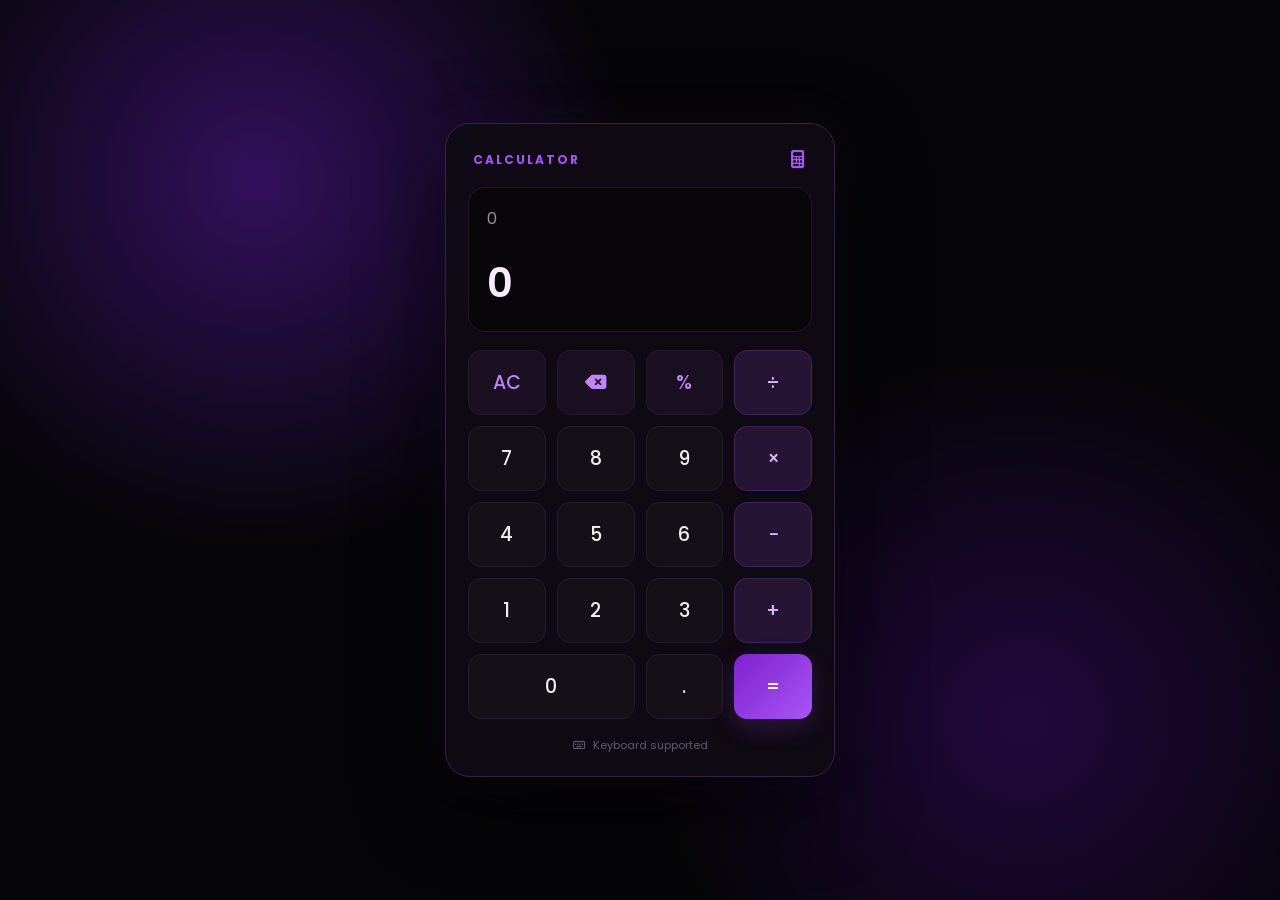
<file: Task2_Calculator/index.html>
<!DOCTYPE html>
<html lang="en">
<head>
    <meta charset="UTF-8">
    <meta name="viewport" content="width=device-width, initial-scale=1.0">

    <title>Neon Calculator</title>

    <link rel="stylesheet" href="style.css">

    <link rel="preconnect" href="https://fonts.googleapis.com">
    <link rel="preconnect" href="https://fonts.gstatic.com" crossorigin>

    <link href="https://fonts.googleapis.com/css2?family=Poppins:wght@400;500;600;700&display=swap" rel="stylesheet">

    <link rel="stylesheet"
    href="https://cdnjs.cloudflare.com/ajax/libs/font-awesome/6.7.2/css/all.min.css">
</head>

<body>

    <main class="calculator">

        <div class="top">
            <span>CALCULATOR</span>
            <i class="fa-solid fa-calculator"></i>
        </div>

        <div class="display">

           <div id="expression">0</div>

           <div id="result">0</div>

       </div>

        <div class="buttons">

            <button class="function" data-action="clear">AC</button>
            <button class="function" data-action="delete">
                <i class="fa-solid fa-delete-left"></i>
            </button>
            <button class="function" data-action="percent">%</button>
            <button class="operator" data-value="/">÷</button>

            <button data-value="7">7</button>
            <button data-value="8">8</button>
            <button data-value="9">9</button>
            <button class="operator" data-value="*">×</button>

            <button data-value="4">4</button>
            <button data-value="5">5</button>
            <button data-value="6">6</button>
            <button class="operator" data-value="-">−</button>

            <button data-value="1">1</button>
            <button data-value="2">2</button>
            <button data-value="3">3</button>
            <button class="operator" data-value="+">+</button>

            <button data-value="0" class="zero">0</button>
            <button data-value=".">.</button>
            <button class="equals" data-action="calculate">=</button>

        </div>

        <p class="keyboard">
            <i class="fa-regular fa-keyboard"></i>
            Keyboard supported
        </p>

    </main>

    <script src="script.js"></script>

</body>
</html>
</file>
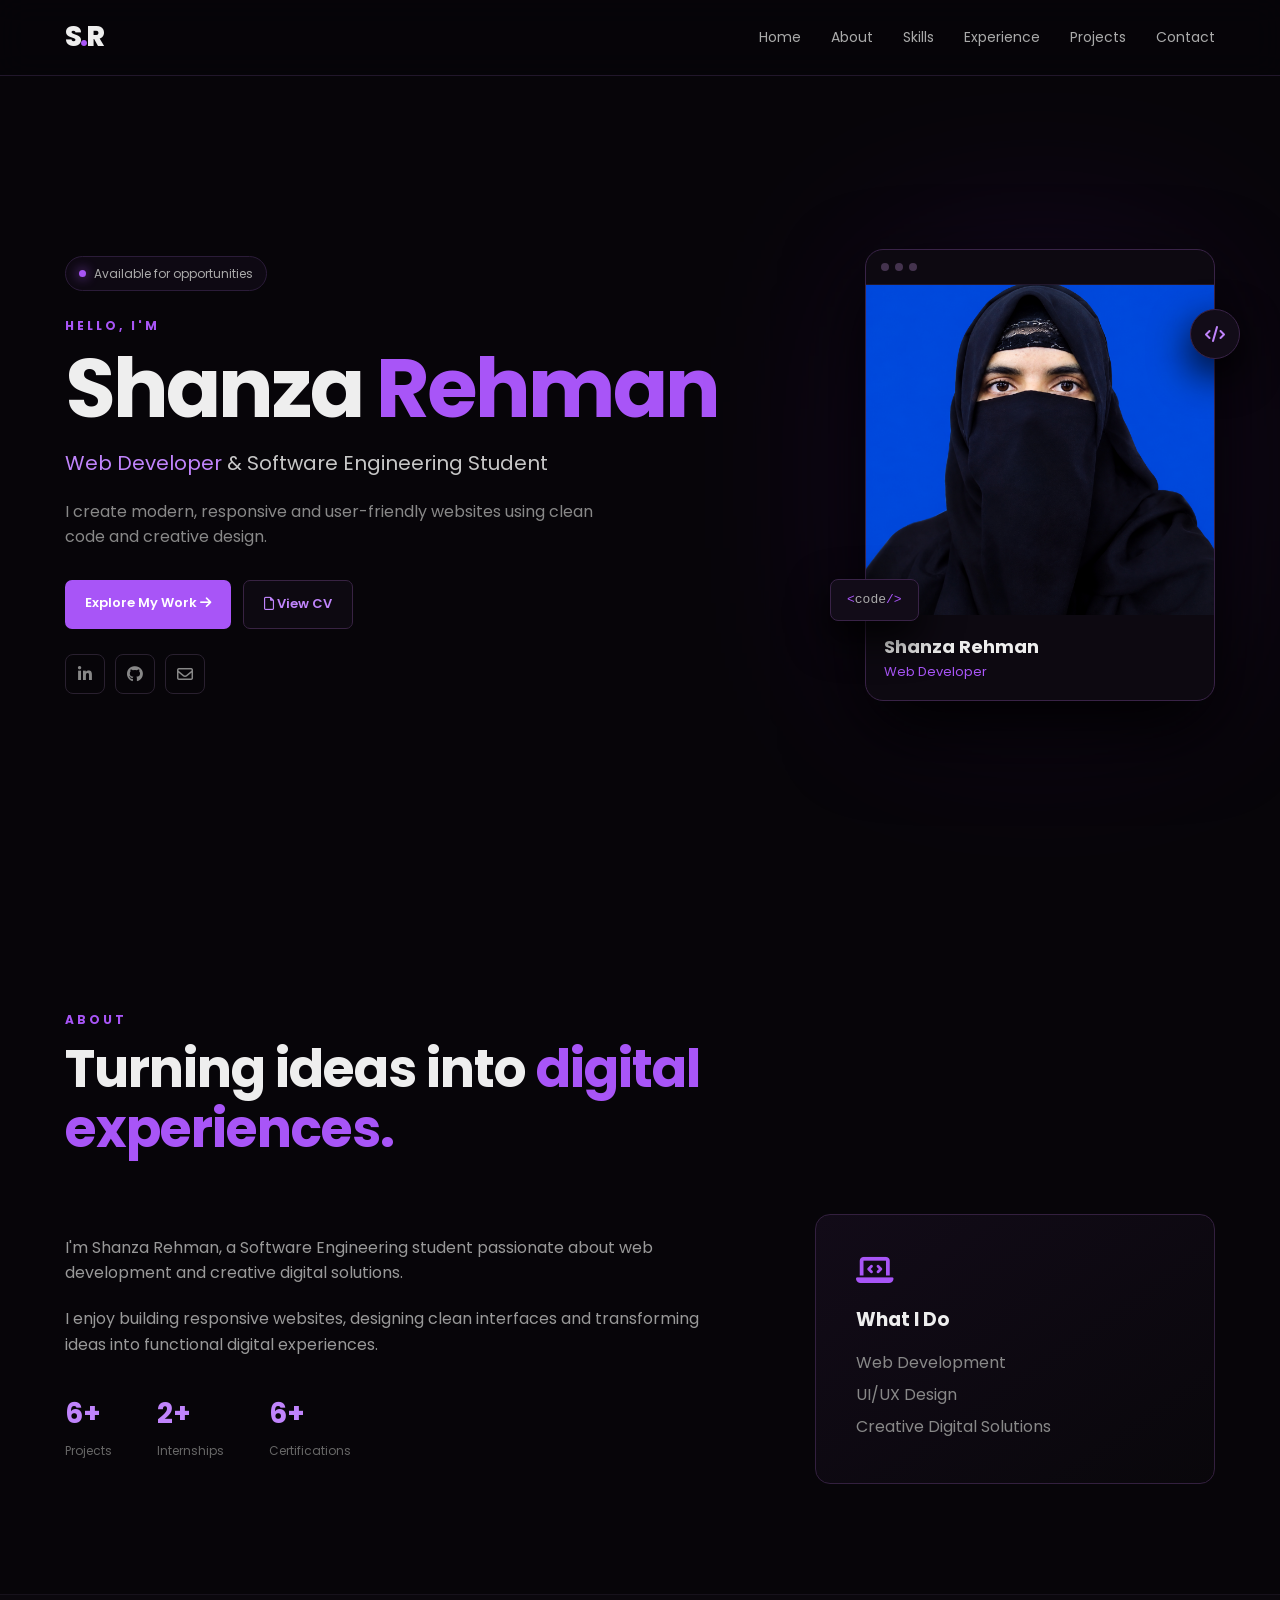
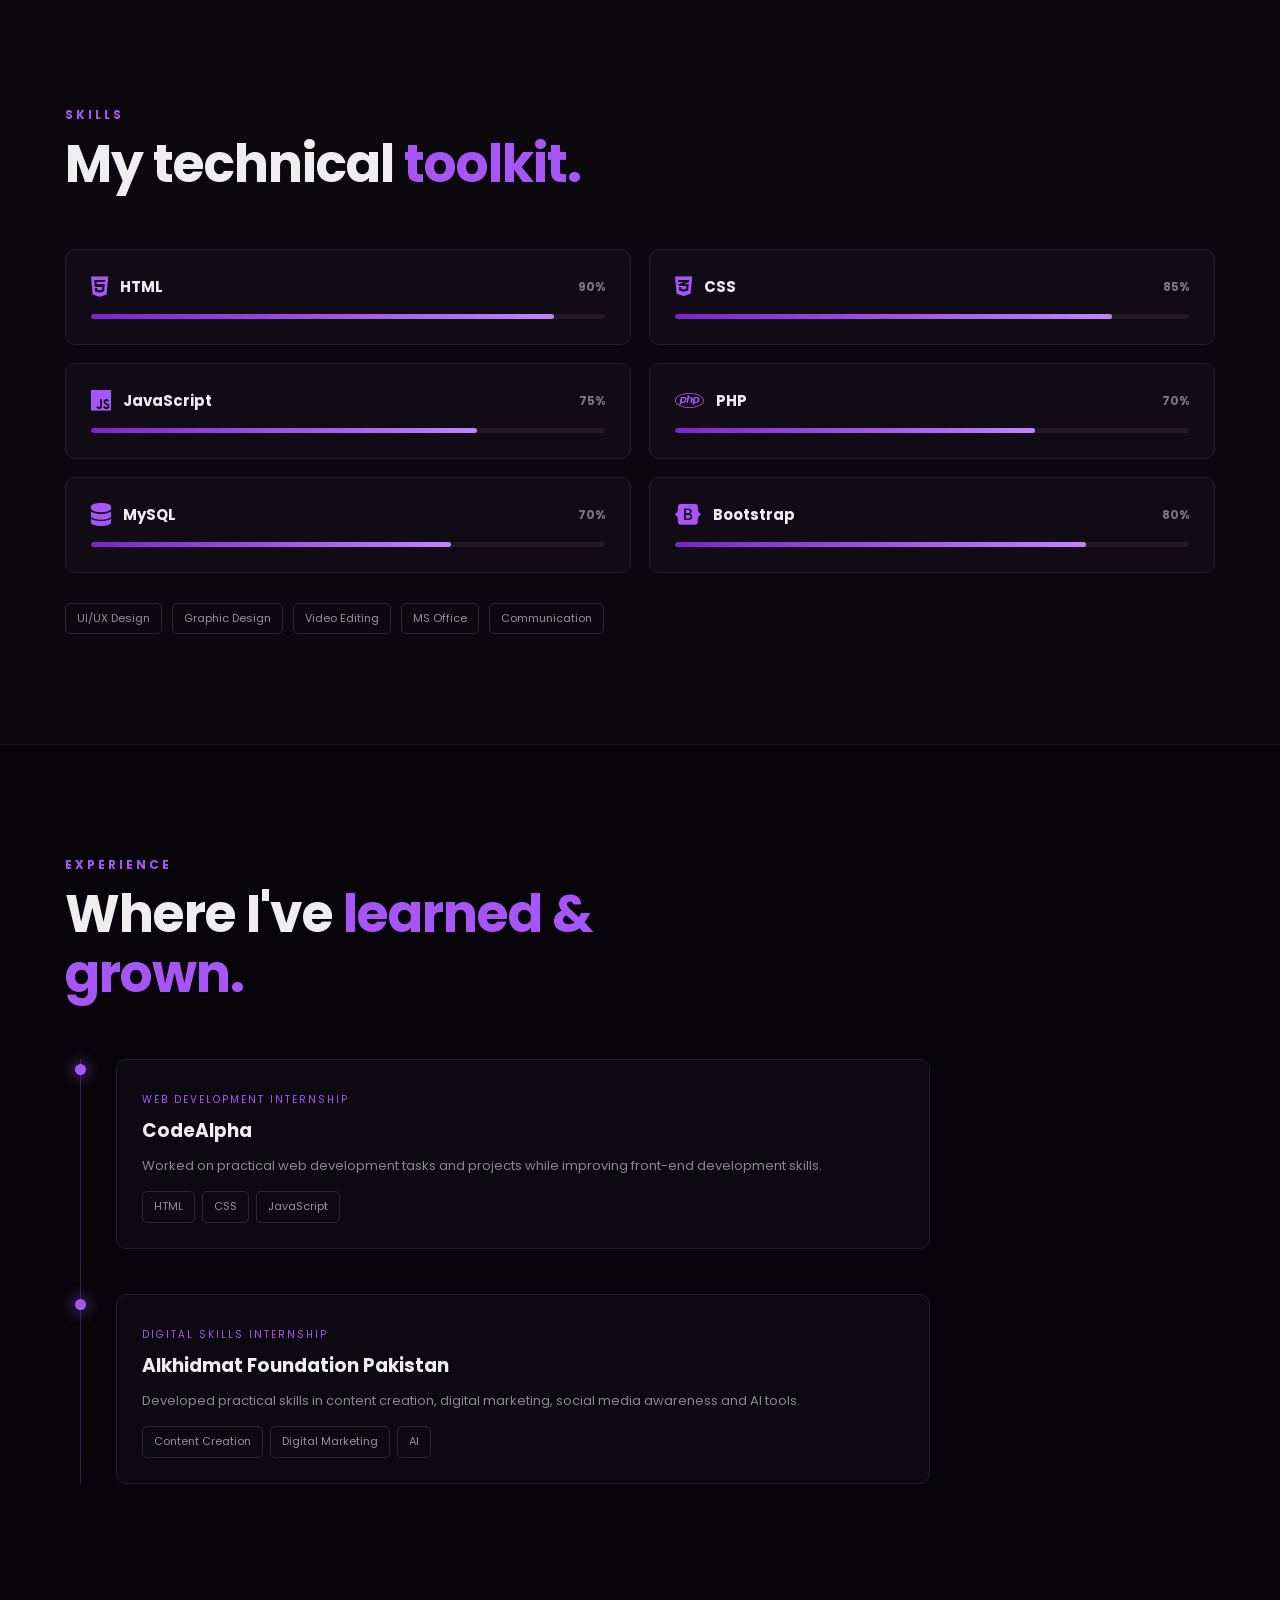
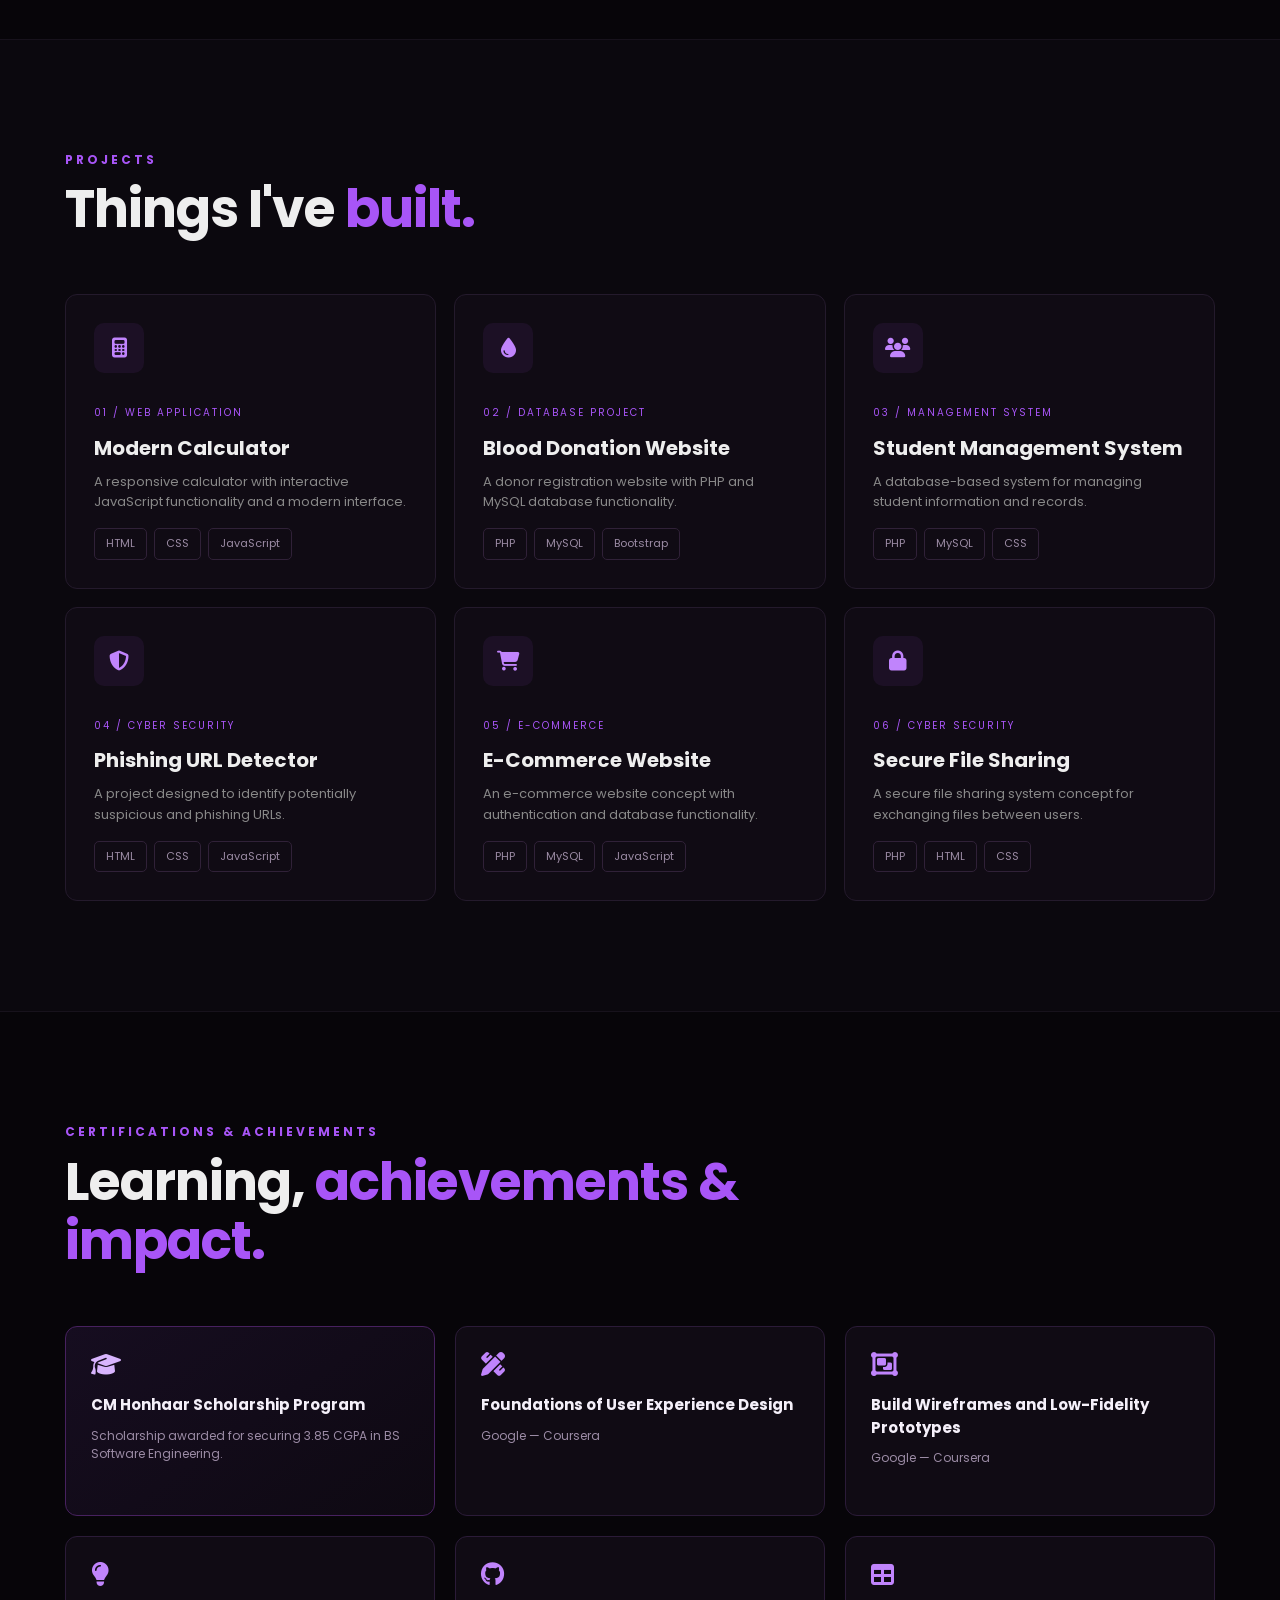
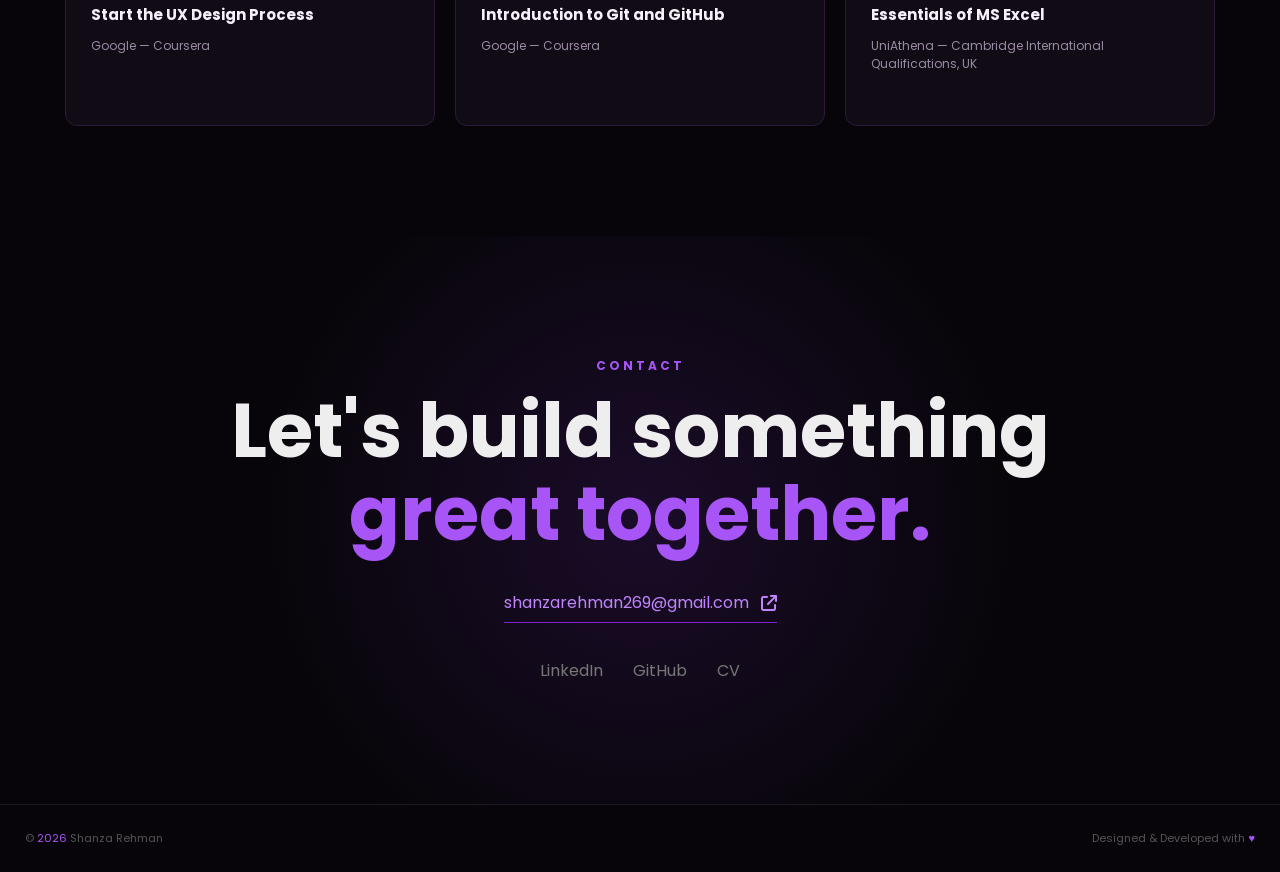
<file: Task3_Portfolio/index.html>
<!DOCTYPE html>
<html lang="en">
<head>
    <meta charset="UTF-8">
    <meta name="viewport" content="width=device-width, initial-scale=1.0">

    <title>Shanza Rehman | Web Developer</title>

    <link rel="stylesheet" href="style.css">

    <link rel="preconnect" href="https://fonts.googleapis.com">
    <link rel="preconnect" href="https://fonts.gstatic.com" crossorigin>

    <link href="https://fonts.googleapis.com/css2?family=Poppins:wght@400;500;600;700;800&display=swap" rel="stylesheet">

    <link rel="stylesheet"
    href="https://cdnjs.cloudflare.com/ajax/libs/font-awesome/6.7.2/css/all.min.css">
</head>

<body>

<!-- NAVBAR -->

<header>
    <nav>
        <a href="#home" class="logo">
            S<span>.</span>R
        </a>

        <div class="nav-links" id="navLinks">
            <a href="#home">Home</a>
            <a href="#about">About</a>
            <a href="#skills">Skills</a>
            <a href="#experience">Experience</a>
            <a href="#projects">Projects</a>
            <a href="#contact">Contact</a>
        </div>

        <button id="menuBtn">
            <i class="fa-solid fa-bars"></i>
        </button>
    </nav>
</header>


<!-- HERO -->

<section id="home" class="hero">

    <div class="hero-text">

        <div class="available">
            <span></span> Available for opportunities
        </div>

        <p class="intro">HELLO, I'M</p>

        <h1>Shanza <strong>Rehman</strong></h1>

        <h2>
            <span>Web Developer</span> & Software Engineering Student
        </h2>

        <p class="description">
            I create modern, responsive and user-friendly websites
            using clean code and creative design.
        </p>

        <div class="hero-buttons">

            <a href="#projects" class="primary-btn">
                Explore My Work
                <i class="fa-solid fa-arrow-right"></i>
            </a>

            <a href="assets/Shanza_Rehman_CV.pdf"
               target="_blank"
               class="secondary-btn">
                <i class="fa-regular fa-file"></i>
                View CV
            </a>

        </div>

        <div class="social-links">

            <a href="https://www.linkedin.com/in/shanza-rehman-1b4b3a310/"
               target="_blank">
                <i class="fa-brands fa-linkedin-in"></i>
            </a>

            <a href="https://github.com/" target="_blank">
                <i class="fa-brands fa-github"></i>
            </a>

            <a href="https://mail.google.com/mail/?view=cm&fs=1&to=shanzarehman269@gmail.com&su=Portfolio%20Inquiry" target="_blank">
                <i class="fa-regular fa-envelope"></i>
            </a>

        </div>

    </div>


    <div class="hero-visual">

        <div class="glow"></div>

        <div class="profile-card">

            <div class="card-top">
                <span></span>
                <span></span>
                <span></span>
            </div>

            <img src="assets/resume.png" alt="Shanza Rehman">

            <div class="profile-info">
                <h3>Shanza Rehman</h3>
                <p>Web Developer</p>
            </div>

        </div>

        <div class="floating-code">
            <span>&lt;</span>code<span>/&gt;</span>
        </div>

        <div class="floating-web">
            <i class="fa-solid fa-code"></i>
        </div>

    </div>

</section>


<!-- ABOUT -->

<section id="about" class="section">

    <div class="heading">
        <p>ABOUT</p>
        <h2>Turning ideas into <span>digital experiences.</span></h2>
    </div>

    <div class="about-grid">

        <div class="about-text">

            <p>
                I'm Shanza Rehman, a Software Engineering student
                passionate about web development and creative
                digital solutions.
            </p>

            <p>
                I enjoy building responsive websites, designing
                clean interfaces and transforming ideas into
                functional digital experiences.
            </p>

           <div class="stats">

                 <div>
                   <strong>6+</strong>
                   <span>Projects</span>
                </div>

                <div>
                   <strong>2+</strong>
                   <span>Internships</span>
                </div>

                <div>
                <strong>6+</strong>
                <span>Certifications</span>
                </div>

            </div>

        </div>


        <div class="about-box">

            <i class="fa-solid fa-laptop-code"></i>

            <h3>What I Do</h3>

            <p>
                Web Development<br>
                UI/UX Design<br>
                Creative Digital Solutions
            </p>

        </div>

    </div>

</section>


<!-- SKILLS -->

<section id="skills" class="section dark-section">

    <div class="heading">
        <p> SKILLS</p>
        <h2>My technical <span>toolkit.</span></h2>
    </div>

    <div class="skills">

        <div class="skill-card">

            <div class="skill-title">
                <i class="fa-brands fa-html5"></i>
                <h3>HTML</h3>
                <b>90%</b>
            </div>

            <div class="bar">
                <span style="width:90%"></span>
            </div>

        </div>


        <div class="skill-card">

            <div class="skill-title">
                <i class="fa-brands fa-css3-alt"></i>
                <h3>CSS</h3>
                <b>85%</b>
            </div>

            <div class="bar">
                <span style="width:85%"></span>
            </div>

        </div>


        <div class="skill-card">

            <div class="skill-title">
                <i class="fa-brands fa-js"></i>
                <h3>JavaScript</h3>
                <b>75%</b>
            </div>

            <div class="bar">
                <span style="width:75%"></span>
            </div>

        </div>


        <div class="skill-card">

            <div class="skill-title">
                <i class="fa-brands fa-php"></i>
                <h3>PHP</h3>
                <b>70%</b>
            </div>

            <div class="bar">
                <span style="width:70%"></span>
            </div>

        </div>


        <div class="skill-card">

            <div class="skill-title">
                <i class="fa-solid fa-database"></i>
                <h3>MySQL</h3>
                <b>70%</b>
            </div>

            <div class="bar">
                <span style="width:70%"></span>
            </div>

        </div>


        <div class="skill-card">

            <div class="skill-title">
                <i class="fa-brands fa-bootstrap"></i>
                <h3>Bootstrap</h3>
                <b>80%</b>
            </div>

            <div class="bar">
                <span style="width:80%"></span>
            </div>

        </div>

    </div>


    <div class="other-skills">

        <span>UI/UX Design</span>
        <span>Graphic Design</span>
        <span>Video Editing</span>
        <span>MS Office</span>
        <span>Communication</span>

    </div>

</section>


<!-- EXPERIENCE -->

<section id="experience" class="section">

    <div class="heading">
        <p>EXPERIENCE</p>
        <h2>Where I've <span>learned & grown.</span></h2>
    </div>

    <div class="timeline">

        <div class="timeline-item">

            <div class="timeline-dot"></div>

            <div class="timeline-content">

                <small>WEB DEVELOPMENT INTERNSHIP</small>

                <h3>CodeAlpha</h3>

                <p>
                    Worked on practical web development tasks
                    and projects while improving front-end
                    development skills.
                </p>

                <div class="tags">
                    <span>HTML</span>
                    <span>CSS</span>
                    <span>JavaScript</span>
                </div>

            </div>

        </div>


        <div class="timeline-item">

            <div class="timeline-dot"></div>

            <div class="timeline-content">

                <small>DIGITAL SKILLS INTERNSHIP</small>

                <h3>Alkhidmat Foundation Pakistan</h3>

                <p>
                    Developed practical skills in content creation,
                    digital marketing, social media awareness
                    and AI tools.
                </p>

                <div class="tags">
                    <span>Content Creation</span>
                    <span>Digital Marketing</span>
                    <span>AI</span>
                </div>

            </div>

        </div>

    </div>

</section>


<!-- PROJECTS -->

<section id="projects" class="section dark-section">

    <div class="heading">
        <p>PROJECTS</p>
        <h2>Things I've <span>built.</span></h2>
    </div>

    <div class="projects">

        <article class="project-card">

            <div class="project-icon">
                <i class="fa-solid fa-calculator"></i>
            </div>

            <small>01 / WEB APPLICATION</small>

            <h3>Modern Calculator</h3>

            <p>
                A responsive calculator with interactive
                JavaScript functionality and a modern interface.
            </p>

            <div class="tags">
                <span>HTML</span>
                <span>CSS</span>
                <span>JavaScript</span>
            </div>

        </article>


        <article class="project-card">

            <div class="project-icon">
                <i class="fa-solid fa-droplet"></i>
            </div>

            <small>02 / DATABASE PROJECT</small>

            <h3>Blood Donation Website</h3>

            <p>
                A donor registration website with PHP and
                MySQL database functionality.
            </p>

            <div class="tags">
                <span>PHP</span>
                <span>MySQL</span>
                <span>Bootstrap</span>
            </div>

        </article>


        <article class="project-card">

            <div class="project-icon">
                <i class="fa-solid fa-users"></i>
            </div>

            <small>03 / MANAGEMENT SYSTEM</small>

            <h3>Student Management System</h3>

            <p>
                A database-based system for managing
                student information and records.
            </p>

            <div class="tags">
                <span>PHP</span>
                <span>MySQL</span>
                <span>CSS</span>
            </div>

        </article>


        <article class="project-card">

            <div class="project-icon">
                <i class="fa-solid fa-shield-halved"></i>
            </div>

            <small>04 / CYBER SECURITY</small>

            <h3>Phishing URL Detector</h3>

            <p>
                A project designed to identify potentially
                suspicious and phishing URLs.
            </p>

            <div class="tags">
                <span>HTML</span>
                <span>CSS</span>
                <span>JavaScript</span>
            </div>

        </article>


        <article class="project-card">

            <div class="project-icon">
                <i class="fa-solid fa-cart-shopping"></i>
            </div>

            <small>05 / E-COMMERCE</small>

            <h3>E-Commerce Website</h3>

            <p>
                An e-commerce website concept with
                authentication and database functionality.
            </p>

            <div class="tags">
                <span>PHP</span>
                <span>MySQL</span>
                <span>JavaScript</span>
            </div>

        </article>


        <article class="project-card">

            <div class="project-icon">
                <i class="fa-solid fa-lock"></i>
            </div>

            <small>06 / CYBER SECURITY</small>

            <h3>Secure File Sharing</h3>

            <p>
                A secure file sharing system concept
                for exchanging files between users.
            </p>

            <div class="tags">
                <span>PHP</span>
                <span>HTML</span>
                <span>CSS</span>
            </div>

        </article>

    </div>

</section>

<!-- CERTIFICATIONS & ACHIEVEMENTS -->

<section class="section">

    <div class="heading">
        <p> CERTIFICATIONS & ACHIEVEMENTS</p>
        <h2>Learning, <span>achievements & impact.</span></h2>
    </div>

    <div class="certifications">

        <div class="certificate achievement">
            <i class="fa-solid fa-graduation-cap"></i>
            <h3>CM Honhaar Scholarship Program</h3>
            <p>Scholarship awarded for securing 3.85 CGPA in BS Software Engineering.</p>
        </div>

        <div class="certificate">
            <i class="fa-solid fa-pen-ruler"></i>
            <h3>Foundations of User Experience Design</h3>
            <p>Google — Coursera</p>
        </div>

        <div class="certificate">
            <i class="fa-solid fa-object-group"></i>
            <h3>Build Wireframes and Low-Fidelity Prototypes</h3>
            <p>Google — Coursera</p>
        </div>

        <div class="certificate">
            <i class="fa-solid fa-lightbulb"></i>
            <h3>Start the UX Design Process</h3>
            <p>Google — Coursera</p>
        </div>

        <div class="certificate">
            <i class="fa-brands fa-github"></i>
            <h3>Introduction to Git and GitHub</h3>
            <p>Google — Coursera</p>
        </div>

        <div class="certificate">
            <i class="fa-solid fa-table"></i>
            <h3>Essentials of MS Excel</h3>
            <p>UniAthena — Cambridge International Qualifications, UK</p>
        </div>


    </div>

</section>



<!-- CONTACT -->

<section id="contact" class="contact-section">

    <div class="contact-content">

        <p> CONTACT</p>

        <h2>Let's build something<br>
            <span>great together.</span>
        </h2>

        <a href="https://mail.google.com/mail/?view=cm&fs=1&to=shanzarehman269@gmail.com&su=Portfolio%20Inquiry"  class="email" target="_blank">shanzarehman269@gmail.com
        <i class="fa-solid fa-arrow-up-right-from-square"></i>
        </a>

        <div class="contact-socials">

            <a href="https://www.linkedin.com/in/shanza-rehman-1b4b3a310/"
               target="_blank">
                LinkedIn
            </a>

            <a href="https://github.com/ShanzaRehman269/" target="_blank">
                GitHub
            </a>

            <a href="assets/Shanza_Rehman_CV.pdf"
               target="_blank">
                CV
            </a>

        </div>

    </div>

</section>


<footer>
    <p>© <span id="year"></span> Shanza Rehman</p>
    <p>Designed & Developed with <span>♥</span></p>
</footer>


<script src="script.js"></script>

</body>
</html>
</file>
<file: Task2_Calculator/style.css>
* {
    margin: 0;
    padding: 0;
    box-sizing: border-box;
}

body {
    min-height: 100vh;
    display: flex;
    justify-content: center;
    align-items: center;
    font-family: "Poppins", sans-serif;
    background:
        radial-gradient(circle at 20% 20%, #32105c 0, transparent 30%),
        radial-gradient(circle at 80% 80%, #21083d 0, transparent 30%),
        #050507;
    color: white;
}


/* CALCULATOR */

.calculator {
    width: 390px;
    padding: 22px;
    background: rgba(15, 10, 20, .94);
    border: 1px solid #38204d;
    border-radius: 25px;
    box-shadow:
        0 25px 80px rgba(0, 0, 0, .7),
        0 0 50px rgba(168, 85, 247, .08);
}


/* TOP */

.top {
    display: flex;
    justify-content: space-between;
    align-items: center;
    padding: 5px 5px 18px;
    color: #a855f7;
    font-size: 12px;
    font-weight: 700;
    letter-spacing: 2px;
}

.top i {
    font-size: 18px;
}


/* DISPLAY */

.display {
    height: 145px;
    padding: 18px;
    margin-bottom: 18px;

    display: flex;
    flex-direction: column;
    justify-content: space-between;
    align-items: flex-start;

    background: #080609;
    border: 1px solid #24152f;
    border-radius: 17px;
    overflow: hidden;
}

/* INPUT / EXPRESSION - UPPER LEFT */

#expression {
    width: 100%;
    color: #9b8ba5;
    font-size: 16px;
    text-align: left;

    overflow-x: auto;
    white-space: nowrap;
}


/* ANSWER / RESULT - LOWER RIGHT */
#result {
    width: 100%;
    color: #f5eaff;
    font-size: 40px;
    font-weight: 600;
    text-align: left;
    overflow-x: auto;
    white-space: nowrap;
}

#result.error {
    font-size: 24px;
}
/* BUTTON GRID */

.buttons {
    display: grid;
    grid-template-columns: repeat(4, 1fr);
    gap: 11px;
}

button {
    height: 65px;
    border: 1px solid #261a30;
    border-radius: 13px;
    background: #151017;
    color: #eee;
    font-family: inherit;
    font-size: 19px;
    font-weight: 500;
    cursor: pointer;
    transition: .2s ease;
}

button:hover {
    transform: translateY(-2px);
    border-color: #7e22ce;
    background: #21132b;
}

button:active {
    transform: scale(.94);
}


/* FUNCTION BUTTONS */

.function {
    color: #c084fc;
    background: #1a1021;
}


/* OPERATORS */

.operator {
    color: #d8b4fe;
    background: #251433;
    border-color: #45215d;
}

.operator:hover {
    background: #321648;
    box-shadow: 0 0 18px rgba(168, 85, 247, .15);
}


/* EQUAL */

.equals {
    color: white;
    background: linear-gradient(135deg, #7e22ce, #a855f7);
    border: none;
    box-shadow: 0 8px 25px rgba(168, 85, 247, .2);
}

.equals:hover {
    background: linear-gradient(135deg, #9333ea, #c084fc);
    box-shadow: 0 10px 30px rgba(168, 85, 247, .3);
}


/* ZERO */

.zero {
    grid-column: span 2;
}


/* KEYBOARD TEXT */

.keyboard {
    margin-top: 18px;
    text-align: center;
    color: #63586a;
    font-size: 11px;
}

.keyboard i {
    margin-right: 5px;
}


/* MOBILE */

@media (max-width: 450px) {

    .calculator {
        width: calc(100% - 25px);
        padding: 17px;
    }

    button {
        height: 60px;
    }

    #result {
        font-size: 32px;
    }
}
</file>
<file: Task3_Portfolio/style.css>
* {
    margin: 0;
    padding: 0;
    box-sizing: border-box;
}

html {
    scroll-behavior: smooth;
}

body {
    font-family: "Poppins", sans-serif;
    background: #070509;
    color: #eee;
    line-height: 1.6;
}

a {
    text-decoration: none;
    color: inherit;
}

header {
    position: fixed;
    top: 0;
    width: 100%;
    z-index: 1000;
    background: rgba(7,5,9,.85);
    backdrop-filter: blur(15px);
    border-bottom: 1px solid #21172b;
}

nav {
    max-width: 1200px;
    height: 75px;
    margin: auto;
    padding: 0 25px;
    display: flex;
    align-items: center;
    justify-content: space-between;
}

.logo {
    font-size: 28px;
    font-weight: 800;
    letter-spacing: -2px;
}

.logo span,
h1 strong,
.heading span,
.contact-section span,
footer span {
    color: #a855f7;
}

.nav-links {
    display: flex;
    gap: 30px;
}

.nav-links a {
    color: #aaa;
    font-size: 14px;
    transition: .3s;
}

.nav-links a:hover {
    color: #c084fc;
}

#menuBtn {
    display: none;
    border: 0;
    background: none;
    color: #fff;
    font-size: 22px;
}


/* HERO */

.hero {
    min-height: 100vh;
    max-width: 1200px;
    margin: auto;
    padding: 120px 25px 70px;
    display: flex;
    align-items: center;
    justify-content: space-between;
    gap: 80px;
}

.hero-text {
    max-width: 680px;
}

.available {
    display: inline-flex;
    align-items: center;
    gap: 8px;
    padding: 7px 13px;
    margin-bottom: 25px;
    border: 1px solid #2b1c39;
    border-radius: 50px;
    background: #0e0913;
    color: #aaa;
    font-size: 12px;
}

.available span {
    width: 7px;
    height: 7px;
    background: #a855f7;
    border-radius: 50%;
    box-shadow: 0 0 12px #a855f7;
}

.intro,
.heading p,
.contact-content > p {
    color: #a855f7;
    font-size: 12px;
    font-weight: 700;
    letter-spacing: 3px;
}

.hero h1 {
    font-size: clamp(48px, 7vw, 82px);
    line-height: 1.05;
    margin: 10px 0 15px;
    letter-spacing: -3px;
}

.hero h2 {
    color: #c7c7c7;
    font-size: 20px;
    font-weight: 400;
}

.hero h2 span {
    color: #c084fc;
}

.description {
    max-width: 570px;
    margin: 20px 0 30px;
    color: #888;
}

.hero-buttons {
    display: flex;
    gap: 12px;
}

.primary-btn,
.secondary-btn {
    padding: 13px 20px;
    border-radius: 7px;
    font-size: 13px;
    font-weight: 600;
    transition: .3s;
}

.primary-btn {
    background: #a855f7;
    color: #fff;
}

.primary-btn:hover {
    background: #9333ea;
    transform: translateY(-3px);
    box-shadow: 0 10px 30px #a855f733;
}

.secondary-btn {
    border: 1px solid #382343;
    color: #c084fc;
    background: #0d0911;
}

.secondary-btn:hover {
    border-color: #a855f7;
    transform: translateY(-3px);
}

.social-links {
    display: flex;
    gap: 10px;
    margin-top: 25px;
}

.social-links a {
    width: 40px;
    height: 40px;
    display: grid;
    place-items: center;
    border: 1px solid #29202f;
    border-radius: 8px;
    color: #888;
    transition: .3s;
}

.social-links a:hover {
    color: #c084fc;
    border-color: #a855f7;
}


/* HERO VISUAL */

.hero-visual {
    position: relative;
    width: 350px;
    min-width: 350px;
}

.glow {
    position: absolute;
    inset: 20px;
    background: #7e22ce;
    filter: blur(100px);
    opacity: .18;
}

.profile-card {
    position: relative;
    overflow: hidden;
    border: 1px solid #392347;
    border-radius: 18px;
    background: #0d0911;
    box-shadow: 0 30px 80px #000;
}

.card-top {
    height: 35px;
    padding: 0 15px;
    display: flex;
    align-items: center;
    gap: 6px;
    border-bottom: 1px solid #21172b;
}

.card-top span {
    width: 8px;
    height: 8px;
    border-radius: 50%;
    background: #44334e;
}

.profile-card img {
    display: block;
    width: 100%;
    height: 330px;
    object-fit: cover;
}

.profile-info {
    padding: 18px;
}

.profile-info h3 {
    font-size: 18px;
}

.profile-info p {
    color: #a855f7;
    font-size: 13px;
}

.floating-code,
.floating-web {
    position: absolute;
    background: #120c18;
    border: 1px solid #392347;
    box-shadow: 0 15px 40px #000;
}

.floating-code {
    bottom: 80px;
    left: -35px;
    padding: 10px 16px;
    border-radius: 8px;
    color: #aaa;
    font-family: monospace;
}

.floating-code span {
    color: #a855f7;
}

.floating-web {
    top: 60px;
    right: -25px;
    width: 50px;
    height: 50px;
    display: grid;
    place-items: center;
    border-radius: 50%;
    color: #c084fc;
}


/* GENERAL */

.section {
    max-width: 1200px;
    margin: auto;
    padding: 110px 25px;
}

.dark-section {
    max-width: none;
    padding-left: max(25px, calc((100% - 1150px)/2));
    padding-right: max(25px, calc((100% - 1150px)/2));
    background: #0b080e;
    border-top: 1px solid #17121c;
    border-bottom: 1px solid #17121c;
}

.heading {
    max-width: 700px;
    margin-bottom: 55px;
}

.heading h2 {
    margin-top: 10px;
    font-size: clamp(32px, 5vw, 52px);
    line-height: 1.15;
    letter-spacing: -1px;
}


/* ABOUT */

.about-grid {
    display: grid;
    grid-template-columns: 1.7fr 1fr;
    gap: 70px;
    align-items: center;
}

.about-text > p {
    color: #999;
    margin-bottom: 20px;
    max-width: 650px;
}

.stats {
    display: flex;
    gap: 45px;
    margin-top: 35px;
}

.stats strong {
    display: block;
    color: #c084fc;
    font-size: 28px;
}

.stats span {
    color: #666;
    font-size: 12px;
}

.about-box {
    padding: 40px;
    border: 1px solid #33203f;
    background: linear-gradient(145deg,#120b18,#09070b);
    border-radius: 15px;
}

.about-box i {
    color: #a855f7;
    font-size: 30px;
    margin-bottom: 20px;
}

.about-box h3 {
    margin-bottom: 12px;
}

.about-box p {
    color: #888;
    line-height: 2;
}


/* SKILLS */

.skills {
    display: grid;
    grid-template-columns: repeat(2,1fr);
    gap: 18px;
}

.skill-card {
    padding: 25px;
    background: #100b14;
    border: 1px solid #241a2c;
    border-radius: 10px;
}

.skill-title {
    display: flex;
    align-items: center;
    gap: 12px;
    margin-bottom: 15px;
}

.skill-title i {
    color: #a855f7;
    font-size: 23px;
}

.skill-title h3 {
    flex: 1;
    font-size: 15px;
}

.skill-title b {
    color: #777;
    font-size: 12px;
}

.bar {
    height: 5px;
    overflow: hidden;
    background: #211a25;
    border-radius: 10px;
}

.bar span {
    display: block;
    height: 100%;
    background: linear-gradient(90deg,#7e22ce,#c084fc);
    border-radius: 10px;
}

.other-skills {
    display: flex;
    flex-wrap: wrap;
    gap: 10px;
    margin-top: 30px;
}

.other-skills span,
.tags span {
    padding: 6px 11px;
    border: 1px solid #302138;
    border-radius: 5px;
    color: #9b8ba4;
    font-size: 11px;
}


/* EXPERIENCE */

.timeline {
    position: relative;
    max-width: 850px;
    margin-left: 15px;
    padding-left: 35px;
    border-left: 1px solid #35213f;
}

.timeline-item {
    position: relative;
    margin-bottom: 45px;
}

.timeline-dot {
    position: absolute;
    width: 11px;
    height: 11px;
    left: -41px;
    top: 5px;
    background: #a855f7;
    border-radius: 50%;
    box-shadow: 0 0 15px #a855f7;
}

.timeline-content {
    padding: 25px;
    border: 1px solid #241a2c;
    border-radius: 10px;
    background: #0d0911;
}

.timeline-content small,
.project-card small {
    color: #a855f7;
    font-size: 10px;
    letter-spacing: 2px;
}

.timeline-content h3 {
    margin: 5px 0 10px;
}

.timeline-content p,
.project-card p {
    color: #888;
    font-size: 13px;
    margin-bottom: 15px;
}

.tags {
    display: flex;
    flex-wrap: wrap;
    gap: 7px;
}


/* PROJECTS */

.projects {
    display: grid;
    grid-template-columns: repeat(3,1fr);
    gap: 18px;
}

.project-card {
    min-height: 290px;
    padding: 28px;
    background: #100b14;
    border: 1px solid #241a2c;
    border-radius: 12px;
    transition: .3s;
}

.project-card:hover {
    transform: translateY(-7px);
    border-color: #7e22ce;
    box-shadow: 0 15px 40px #7e22ce14;
}

.project-icon {
    width: 50px;
    height: 50px;
    display: grid;
    place-items: center;
    margin-bottom: 25px;
    border-radius: 10px;
    background: #1c1025;
    color: #c084fc;
    font-size: 20px;
}

.project-card h3 {
    margin: 8px 0;
    font-size: 20px;
}

/* CERTIFICATIONS */

.certifications {
    display: grid;
    grid-template-columns: repeat(3, 1fr);
    gap: 20px;
    width: 100%;
}

.certificate {
    min-height: 190px;
    padding: 25px;
    border: 1px solid #2b1b38;
    background: #100b14;
    border-radius: 12px;
    transition: .3s;
}

.certificate:hover {
    transform: translateY(-6px);
    border-color: #a855f7;
    box-shadow: 0 15px 35px rgba(168, 85, 247, .12);
}

.certificate i {
    display: block;
    color: #c084fc;
    font-size: 24px;
    margin-bottom: 18px;
}

.certificate h3 {
    color: #f5f0fa;
    font-size: 15px;
    line-height: 1.5;
    margin-bottom: 10px;
}

.certificate p {
    color: #9b8ba5;
    font-size: 12px;
    line-height: 1.5;
}

/* Achievement cards */

.certificate.achievement {
    background: linear-gradient(145deg, #160d20, #0e0912);
    border-color: #47215f;
}

.certificate.achievement i {
    color: #d8b4fe;
}


/* Tablet */

@media (max-width: 900px) {
    .certifications {
        grid-template-columns: repeat(2, 1fr);
    }
}


/* Mobile */

@media (max-width: 600px) {
    .certifications {
        grid-template-columns: 1fr;
    }

    .certificate {
        min-height: auto;
    }
}



/* CONTACT */

.contact-section {
    padding: 120px 25px;
    text-align: center;
    background: radial-gradient(circle at center,#1b0c29,#070509 55%);
}

.contact-content {
    max-width: 850px;
    margin: auto;
}

.contact-content h2 {
    margin: 15px 0 35px;
    font-size: clamp(40px,7vw,75px);
    line-height: 1.1;
}

.email {
    display: inline-flex;
    align-items: center;
    gap: 12px;
    color: #c084fc;
    font-size: 16px;
    border-bottom: 1px solid #7e22ce;
    padding-bottom: 6px;
}

.contact-socials {
    display: flex;
    justify-content: center;
    gap: 30px;
    margin-top: 35px;
}

.contact-socials a {
    color: #777;
    transition: .3s;
}

.contact-socials a:hover {
    color: #c084fc;
}


/* FOOTER */

footer {
    padding: 25px;
    display: flex;
    justify-content: space-between;
    border-top: 1px solid #1d1721;
    color: #555;
    font-size: 11px;
}


/* RESPONSIVE */

@media(max-width:900px) {

    .nav-links {
        position: absolute;
        top: 75px;
        left: 0;
        width: 100%;
        display: none;
        flex-direction: column;
        padding: 25px;
        background: #0b080e;
        text-align: center;
        border-bottom: 1px solid #241a2c;
    }

    .nav-links.show {
        display: flex;
    }

    #menuBtn {
        display: block;
    }

    .hero {
        flex-direction: column;
        text-align: center;
        padding-top: 120px;
    }

    .hero-text {
        max-width: 700px;
    }

    .hero-buttons,
    .social-links {
        justify-content: center;
    }

    .hero-visual {
        width: 310px;
        min-width: 310px;
    }

    .about-grid {
        grid-template-columns: 1fr;
    }

    .projects,
    .certifications {
        grid-template-columns: repeat(2,1fr);
    }
}

@media(max-width:600px) {

    nav {
        padding: 0 18px;
    }

    .hero,
    .section {
        padding-left: 18px;
        padding-right: 18px;
    }

    .hero h1 {
        font-size: 48px;
    }

    .hero h2 {
        font-size: 17px;
    }

    .hero-buttons {
        flex-direction: column;
    }

    .hero-visual {
        width: 270px;
        min-width: 270px;
    }

    .profile-card img {
        height: 280px;
    }

    .floating-code {
        left: -15px;
    }

    .floating-web {
        right: -15px;
    }

    .skills,
    .projects,
    .certifications {
        grid-template-columns: 1fr;
    }

    .stats {
        justify-content: space-between;
        gap: 10px;
    }

    .contact-content h2 {
        font-size: 43px;
    }

    .email {
        font-size: 13px;
    }

    footer {
        flex-direction: column;
        gap: 8px;
        text-align: center;
    }
}
</file>
